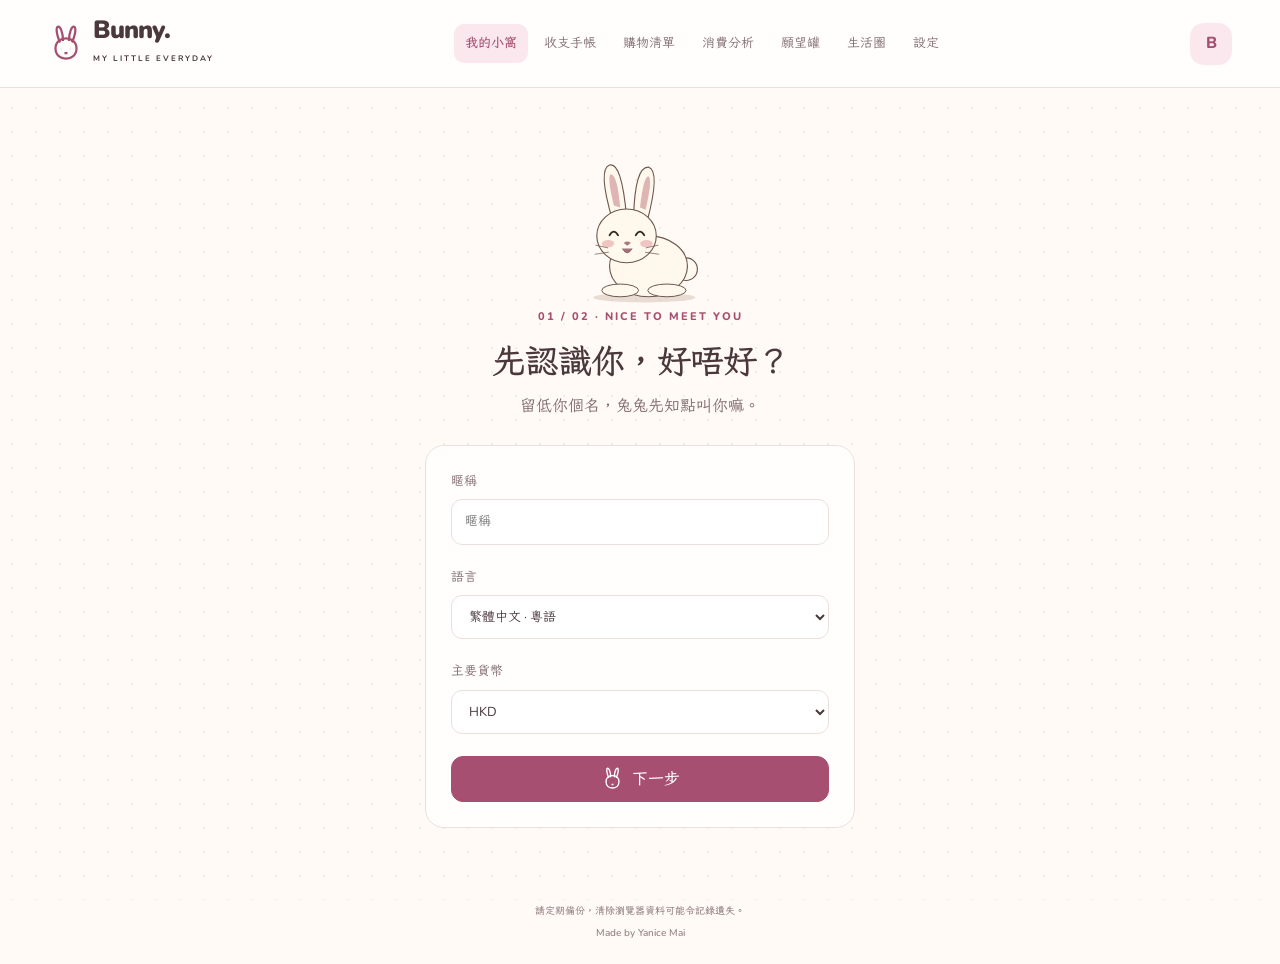
<file: index.html>
<!doctype html>
<html lang="zh-Hant">
<head>
  <meta charset="UTF-8">
  <meta name="viewport" content="width=device-width,initial-scale=1">
  <meta name="theme-color" content="#fffaf5">
  <title>Bunny accounting</title>
  <link rel="stylesheet" href="style.css">
</head>
<body data-page="home">
  <div id="app">正在翻開你的兔兔手帳……</div>
  <script src="app.js"></script>
  <script src="extras.js"></script>
</body>
</html>
</file>
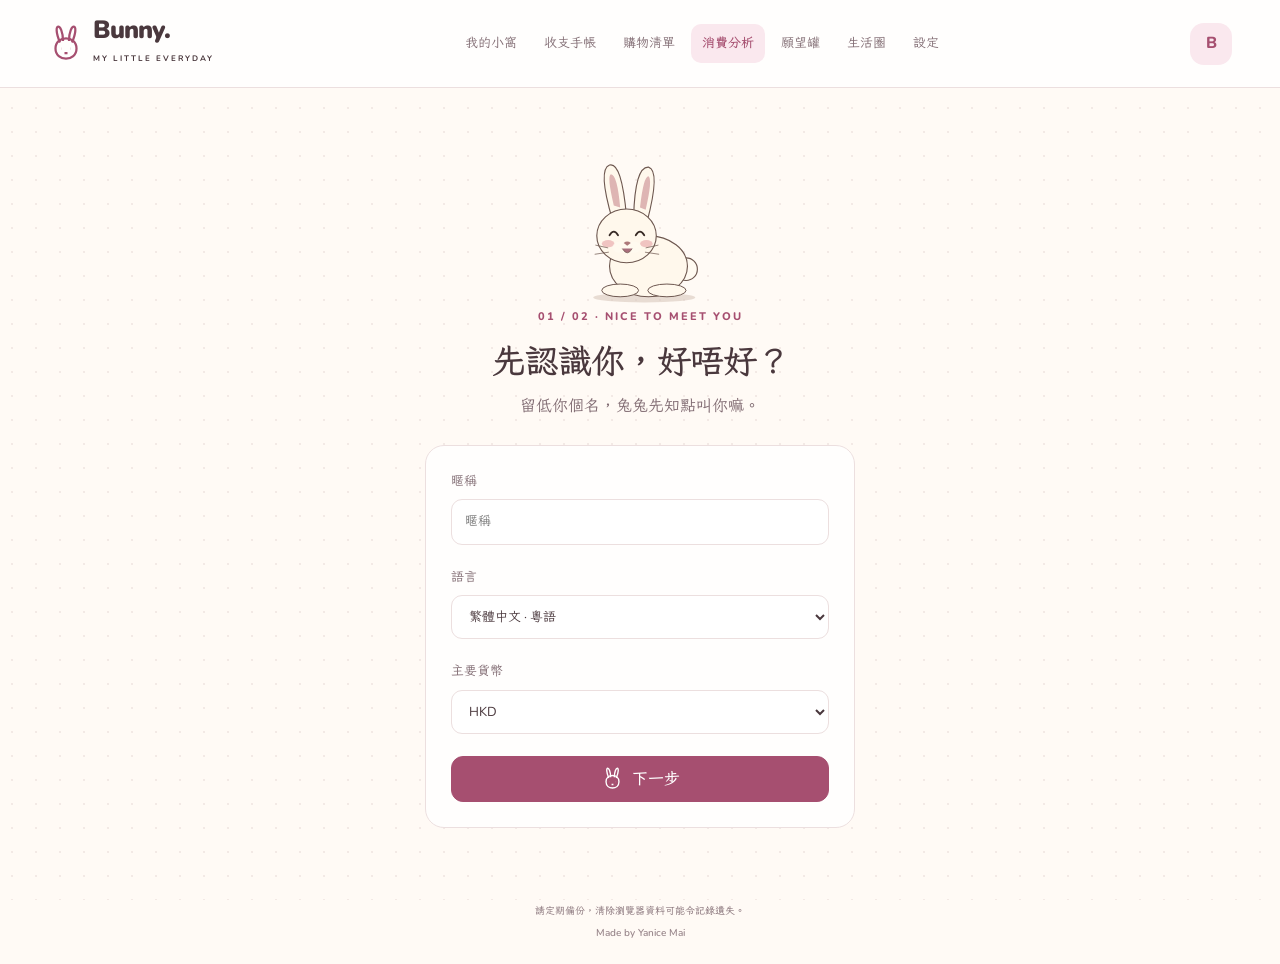
<file: analytics.html>
<!doctype html>
<html lang="zh-Hant">
<head>
  <meta charset="UTF-8">
  <meta name="viewport" content="width=device-width,initial-scale=1">
  <title>消費分析 · Bunny accounting</title>
  <link rel="stylesheet" href="style.css">
</head>
<body data-page="analytics">
  <div id="app"></div>
  <script src="app.js"></script>
  <script src="extras.js"></script>
</body>
</html>
</file>
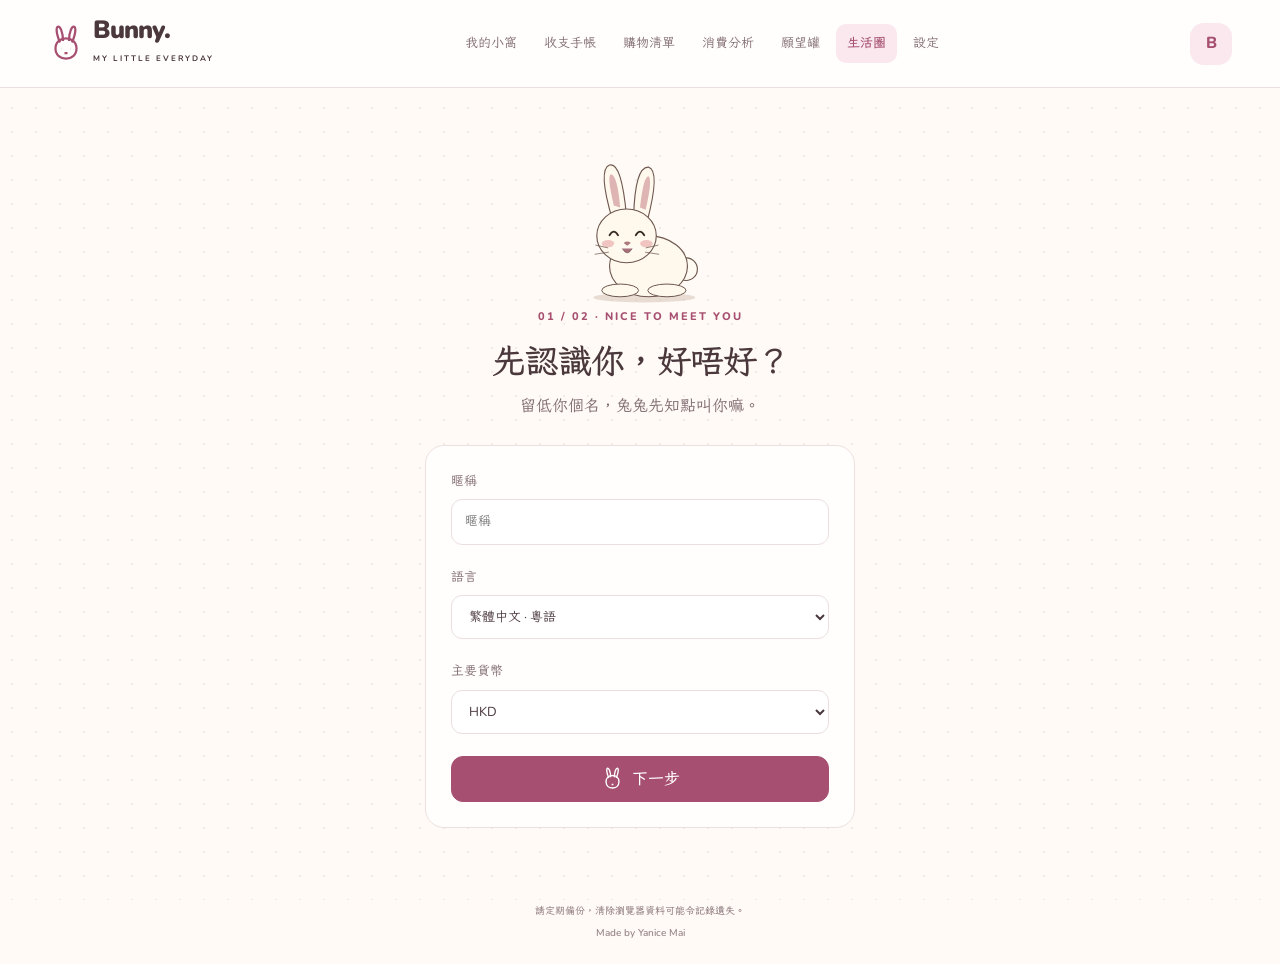
<file: feed.html>
<!doctype html>
<html lang="zh-Hant">
<head>
  <meta charset="UTF-8">
  <meta name="viewport" content="width=device-width,initial-scale=1">
  <title>生活圈 · Bunny accounting</title>
  <link rel="stylesheet" href="style.css">
</head>
<body data-page="feed">
  <div id="app"></div>
  <script src="app.js"></script>
  <script src="extras.js"></script>
</body>
</html>
</file>
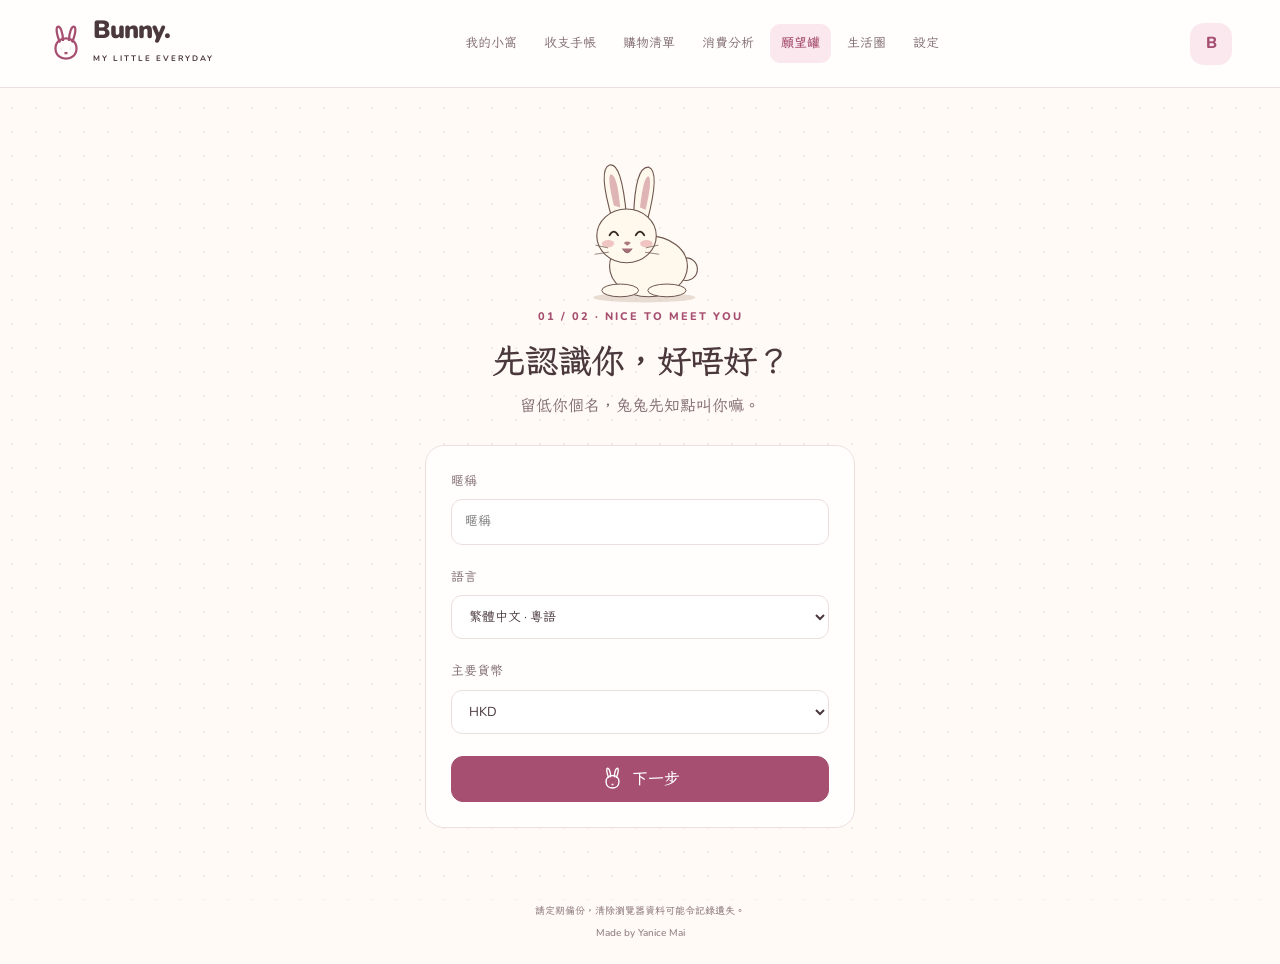
<file: goals.html>
<!doctype html>
<html lang="zh-Hant">
<head>
  <meta charset="UTF-8">
  <meta name="viewport" content="width=device-width,initial-scale=1">
  <title>願望存錢罐 · Bunny accounting</title>
  <link rel="stylesheet" href="style.css">
</head>
<body data-page="goals">
  <div id="app"></div>
  <script src="app.js"></script>
  <script src="extras.js"></script>
</body>
</html>
</file>
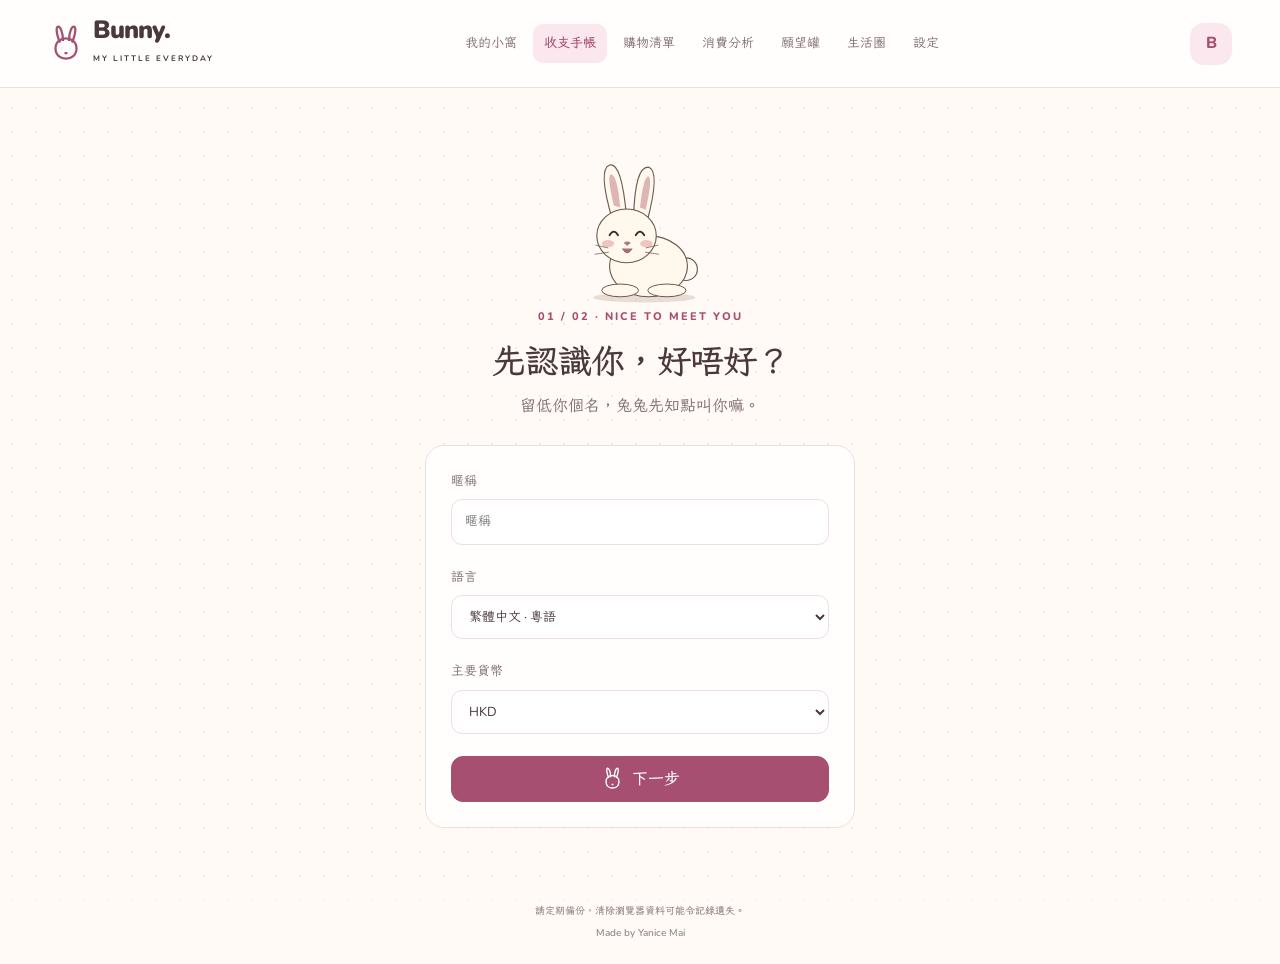
<file: ledger.html>
<!doctype html>
<html lang="zh-Hant">
<head>
  <meta charset="UTF-8">
  <meta name="viewport" content="width=device-width,initial-scale=1">
  <title>收支手帳 · Bunny accounting</title>
  <link rel="stylesheet" href="style.css">
</head>
<body data-page="ledger">
  <div id="app"></div>
  <script src="app.js"></script>
  <script src="extras.js"></script>
</body>
</html>
</file>
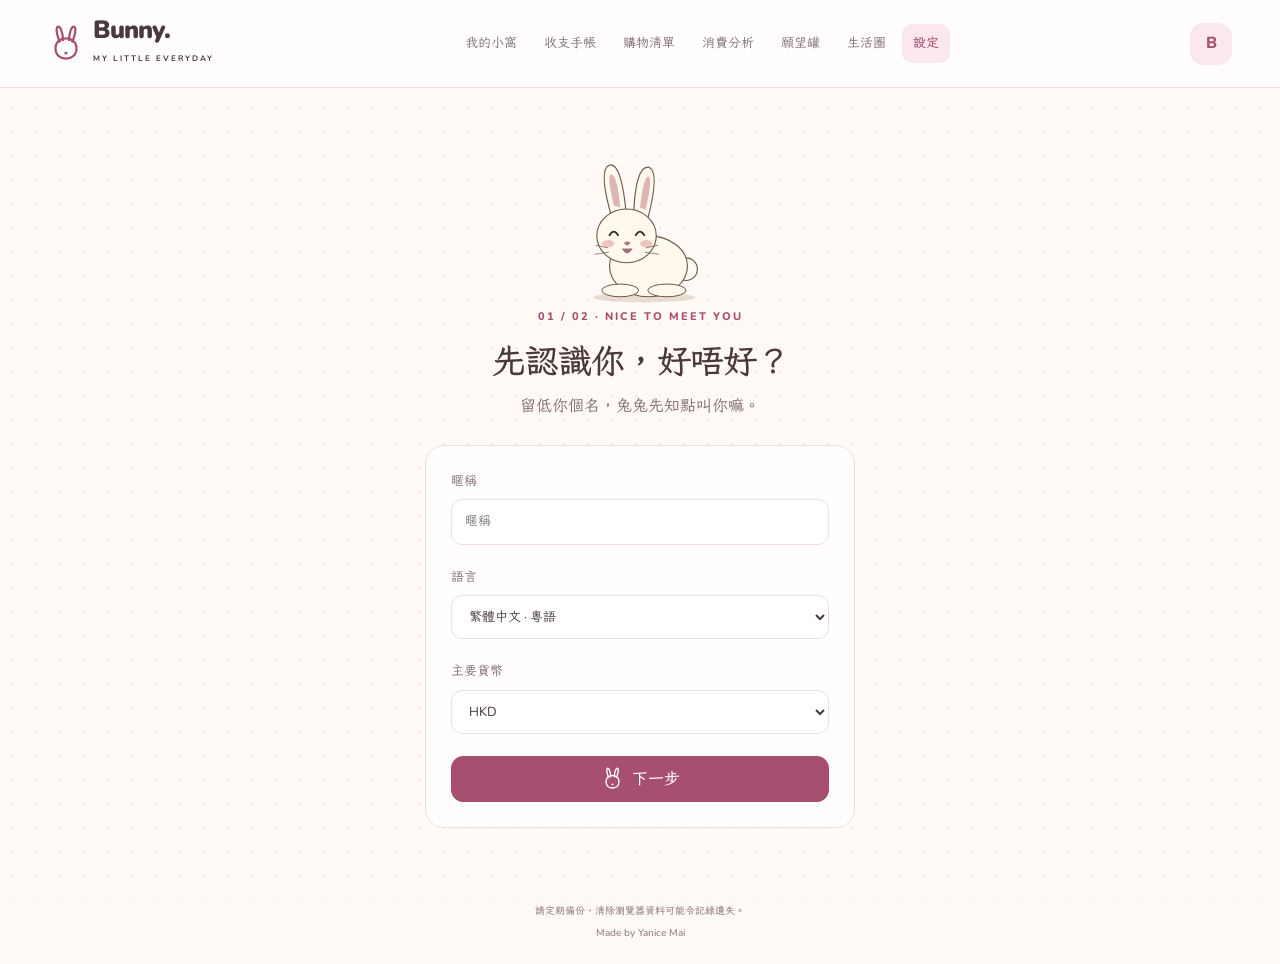
<file: settings.html>
<!doctype html>
<html lang="zh-Hant">
<head>
  <meta charset="UTF-8">
  <meta name="viewport" content="width=device-width,initial-scale=1">
  <title>我的設定 · Bunny accounting</title>
  <link rel="stylesheet" href="style.css">
</head>
<body data-page="settings">
  <div id="app"></div>
  <script src="app.js"></script>
  <script src="extras.js"></script>
</body>
</html>
</file>
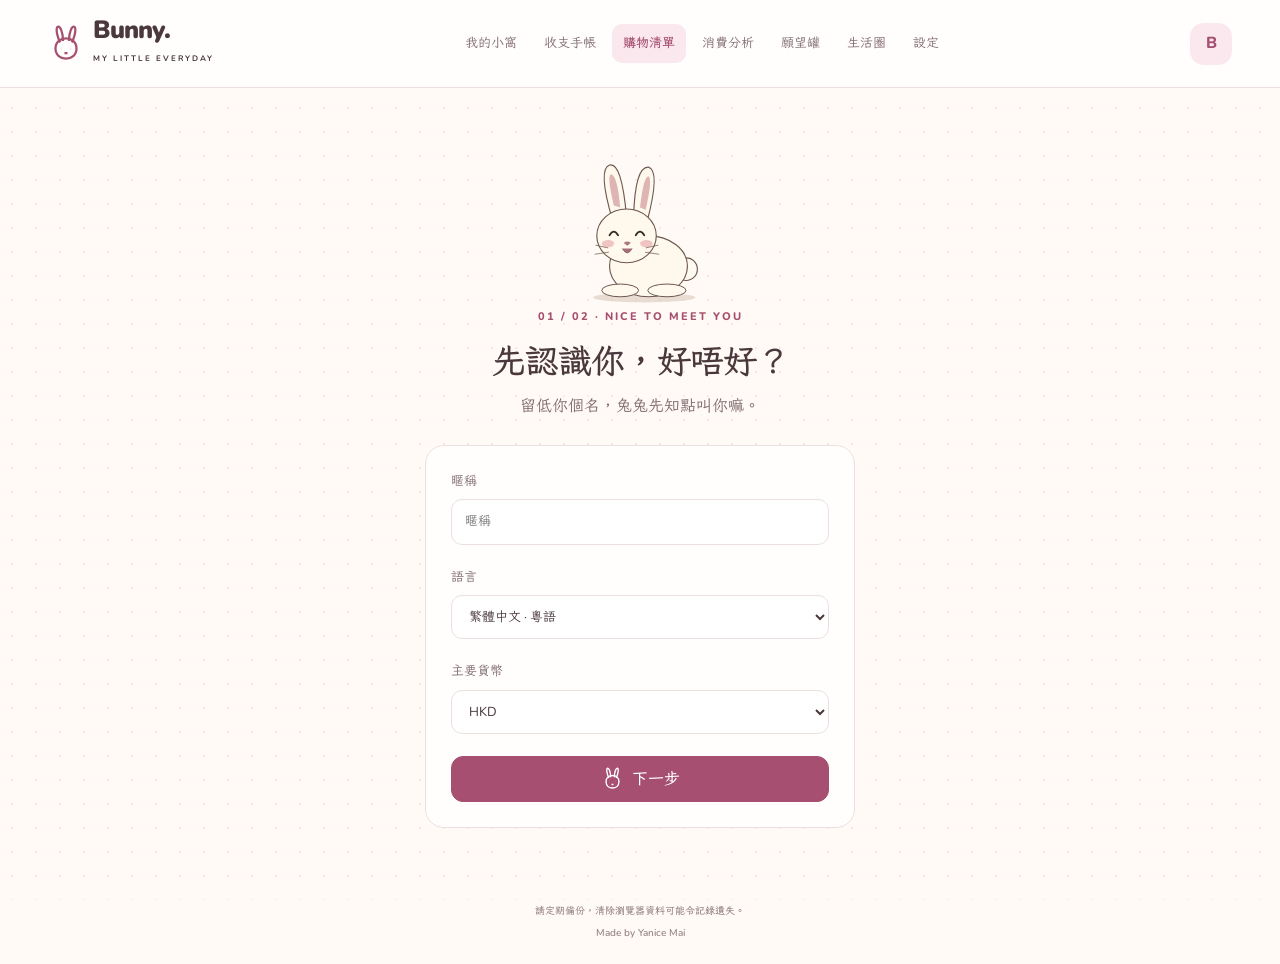
<file: shopping.html>
<!doctype html>
<html lang="zh-Hant">
<head>
  <meta charset="UTF-8">
  <meta name="viewport" content="width=device-width,initial-scale=1">
  <title>購物清單 · Bunny accounting</title>
  <link rel="stylesheet" href="style.css">
</head>
<body data-page="shopping">
  <div id="app"></div>
  <script src="app.js"></script>
  <script src="extras.js"></script>
</body>
</html>
</file>
<file: style.css>
@import url("https://fonts.googleapis.com/css2?family=LXGW+WenKai+TC:wght@400;700&family=Nunito:wght@400;600;700;800;900&display=swap");
:root{
  --bg:#fffaf5;
  --paper:#fffefd;
  --ink:#4a383d;
  --muted:#806b72;
  --line:#ecdfdf;
  --accent:#a64f70;
  --soft:#fae8ee;
  --green:#47765d;
  --font:"Nunito","LXGW WenKai TC","Microsoft JhengHei",sans-serif;
}
*{box-sizing:border-box}
body{
  margin:0;
  background:var(--bg);
  color:var(--ink);
  font:16px/1.65 var(--font);
}
body::before{
  content:"";
  position:fixed;
  inset:0;
  z-index:-1;
  pointer-events:none;
  background-image:radial-gradient(#bfa0a030 .8px,transparent .8px);
  background-size:24px 24px;
}
button,input,textarea,select{font:inherit}
button,a,input,select,textarea{-webkit-tap-highlight-color:transparent}
button,a{touch-action:manipulation}
button{
  min-height:43px;
  padding:9px 15px;
  border:1px solid var(--line);
  border-radius:12px;
  background:var(--paper);
  color:var(--ink);
  cursor:pointer;
}
button:hover{border-color:var(--accent);background:var(--soft)}
button:disabled{opacity:.45;cursor:not-allowed}
input,select,textarea{
  width:100%;
  min-width:0;
  border:1px solid var(--line);
  border-radius:11px;
  background:white;
  color:var(--ink);
  padding:11px 13px;
}
input[type=checkbox]{width:auto}
textarea{min-height:110px;resize:vertical}
:focus-visible{outline:3px solid var(--accent);outline-offset:3px}
a{color:var(--accent);text-underline-offset:4px}
h1,h2,h3,p{margin-top:0}
h1{font-size:34px;line-height:1.3;letter-spacing:-1px;margin-bottom:9px}
h2{font-size:21px;line-height:1.4;margin-bottom:15px}
h3{font-size:16px;margin-bottom:10px}
p{margin-bottom:12px}
svg{vertical-align:middle}
.primary{
  background:var(--accent);
  color:white;
  border-color:var(--accent);
  display:inline-flex;
  gap:8px;
  align-items:center;
  justify-content:center;
  font-weight:700;
}
.primary:hover{background:var(--accent);filter:brightness(.94)}
.primary svg{width:23px;height:24px}
.quiet{border-color:transparent;background:transparent;color:var(--muted)}
.small{font-size:13px}
.tiny{font-size:11px}
.muted{color:var(--muted)}
.income{color:var(--green)}
.expense{color:var(--accent)}
.money{font-family:"Nunito",sans-serif;font-variant-numeric:tabular-nums}
.row{display:flex;align-items:center;gap:12px;flex-wrap:wrap}
.between{justify-content:space-between}
.stack{display:grid;gap:22px}
.two{display:grid;grid-template-columns:1fr 1fr;gap:17px}
.layout{display:grid;grid-template-columns:minmax(0,1.7fr) minmax(270px,1fr);gap:25px}
.field{display:grid;gap:7px;font-size:13px;color:var(--muted)}
.tag{
  display:inline-block;
  background:var(--soft);
  color:var(--accent);
  padding:4px 9px;
  border-radius:7px;
  font-size:11px;
}
.site-header{
  background:var(--paper);
  border-bottom:1px solid var(--line);
}
.header-inner{
  max-width:1240px;
  margin:auto;
  display:flex;
  align-items:center;
  gap:30px;
  padding:18px 28px;
}
.brand{
  display:flex;
  align-items:center;
  gap:9px;
  text-decoration:none;
  color:var(--ink);
  flex-shrink:0;
}
.brand svg{width:36px;height:40px;color:var(--accent)}
.brand strong{
  display:block;
  font:900 25px/1 "Nunito",sans-serif;
  letter-spacing:-1px;
}
.brand small{font:700 8px "Nunito",sans-serif;letter-spacing:2px}
nav{
  display:flex;
  gap:5px;
  flex:1;
  align-items:center;
  justify-content:center;
}
nav a{
  padding:9px 11px;
  border-radius:10px;
  text-decoration:none;
  color:var(--muted);
  font-size:13px;
  white-space:nowrap;
}
nav a.active{background:var(--soft);color:var(--accent);font-weight:700}
nav a:hover{background:var(--soft)}
.nav-icon{display:none}
.avatar{
  width:42px;height:42px;
  border-radius:14px;
  object-fit:cover;
  background:var(--soft);
  display:grid;
  place-items:center;
  font-weight:800;
  flex-shrink:0;
}
main{max-width:1180px;margin:auto;padding:38px 28px 50px}
.pagehead{display:flex;justify-content:space-between;align-items:center;gap:20px;margin-bottom:27px}
.pagehead p{font-size:14px;color:var(--muted);margin:0}
.month-input{width:160px;font-size:13px;background:var(--paper)}
.paper{
  border:1px solid var(--line);
  border-radius:19px;
  padding:25px;
  background:var(--paper);
  min-width:0;
}
hr{border:0;border-top:1px dashed var(--line);margin:23px 0}
.hero{
  background:var(--soft);
  border:1px solid var(--line);
  border-radius:25px;
  padding:30px 37px;
  display:grid;
  grid-template-columns:minmax(0,1fr) 230px;
  align-items:center;
  gap:25px;
  margin-bottom:27px;
  position:relative;
  overflow:hidden;
}
.hero .rabbit{max-width:230px}
.hero h1{font-size:35px;margin:14px 0}
.hero p{max-width:560px;font-size:15px;line-height:1.9}
.hero .tag{background:#fffaf2b0}
.hero-actions{display:flex;gap:11px;align-items:center;flex-wrap:wrap;margin-top:21px}
.metrics{
  display:grid;
  grid-template-columns:repeat(4,minmax(0,1fr));
  margin:0 0 30px;
  border-block:1px solid var(--line);
  padding:23px 0;
}
.metric{padding:0 23px;border-right:1px dashed var(--line)}
.metric:first-child{padding-left:0}
.metric:last-child{border:0}
.metric label{font-size:12px;color:var(--muted)}
.metric strong{font:800 27px "Nunito",sans-serif;display:block;margin-top:8px;overflow-wrap:anywhere}
.shortcut{
  display:flex;align-items:center;gap:14px;
  padding:16px 0;border-bottom:1px dashed var(--line);
  text-decoration:none;color:var(--ink);
}
.shortcut:last-child{border:0}
.shortcut svg{width:42px;height:46px;color:var(--accent)}
.shortcut strong{display:block;font-size:15px}
.shortcut small{color:var(--muted);font-size:12px}
.rabbit{width:100%;max-width:220px;height:auto;display:block;margin:auto}
.companion{
  display:flex;align-items:center;gap:14px;
  background:var(--soft);border-radius:15px;padding:11px 16px;
}
.companion .rabbit{width:94px;flex-shrink:0;margin:0}
.companion strong{font-size:12px;color:var(--accent)}
.companion p{font-size:13px;line-height:1.85;margin:5px 0 0}
.empty{text-align:center;padding:30px 12px;color:var(--muted)}
.empty svg{width:56px;height:62px;display:block;margin:0 auto 14px}
.empty strong{display:block;color:var(--ink);font-size:16px}
.empty p{font-size:13px;margin:8px 0 0}
.filters{display:flex;gap:10px;flex-wrap:wrap;margin-bottom:20px}
.filters input{flex:2;min-width:140px}
.filters select{flex:1;min-width:115px}
.table-wrap{overflow:auto}
table{width:100%;border-collapse:collapse;font-size:13px}
th,td{text-align:left;padding:15px 9px;border-bottom:1px solid var(--line);vertical-align:middle}
th{font-size:11px;font-weight:400;color:var(--muted)}
th:first-child,td:first-child{padding-left:0}
th:last-child,td:last-child{text-align:right;padding-right:0}
tbody tr:last-child td{border:0}
td button{font-size:12px;min-height:35px;padding:5px 8px}
td .money{white-space:nowrap}
.record-note{max-width:240px;overflow-wrap:anywhere}
.thumbs{display:flex;gap:6px;flex-wrap:wrap;margin-top:8px}
.photo{
  padding:0;border:0;min-height:0;
  border-radius:10px;overflow:hidden;
  aspect-ratio:1;background:var(--soft);
}
.photo img{display:block;width:100%;height:100%;object-fit:cover}
.photo:hover{outline:2px solid var(--accent);outline-offset:2px}
.thumbs .photo{width:51px;border-radius:7px}
.chart{height:170px;display:flex;align-items:flex-end;gap:5px;padding-top:15px;border-bottom:1px solid var(--line)}
.chart i{display:block;flex:1;min-width:0;background:var(--accent);opacity:.65;border-radius:5px 5px 0 0}
.chart-labels{display:flex;justify-content:space-between;font-size:11px;color:var(--muted);margin-top:8px}
.progress{height:7px;background:#efe5e5;overflow:hidden;border-radius:9px;margin:12px 0}
.progress i{display:block;height:100%;background:var(--accent);border-radius:9px}
.category{padding:14px 0;border-bottom:1px dashed var(--line)}
.category:last-child{border:0}
.heat{display:grid;grid-template-columns:repeat(7,1fr);gap:7px}
.heat button{font-size:12px;padding:9px 2px}
.heat small{display:block;font-size:9px}
.product{display:flex;align-items:center;gap:13px;padding:16px 0;border-bottom:1px dashed var(--line)}
.product:last-child{border:0}
.product svg{width:73px;height:73px;flex-shrink:0}
.product .detail{flex:1;min-width:0}
.product input{width:65px}
.total-price{font:900 34px "Nunito",sans-serif;margin:15px 0 23px}
.jar{width:57px;height:65px;flex-shrink:0}
.notice{background:var(--soft);padding:13px 16px;border-radius:11px;font-size:12px;line-height:1.8}
/* 朋友圈：封面、個人區、連續時間線 */
.feed-shell{max-width:820px;margin:auto}
.feed-cover{
  height:240px;
  background:var(--soft);
  border:1px solid var(--line);
  border-radius:24px 24px 0 0;
  position:relative;
  overflow:hidden;
}
.feed-cover .rabbit{position:absolute;width:210px;right:40px;bottom:8px}
.cover-text{position:absolute;left:35px;top:40px;max-width:55%}
.cover-text strong{display:block;font-size:30px;line-height:1.4}
.cover-text small{display:block;margin-top:13px;font-size:12px;color:var(--accent)}
.cover-ear{
  position:absolute;width:35px;height:120px;
  border:2px solid currentColor;border-radius:50%;
  opacity:.12;color:var(--accent);transform:rotate(-24deg);
  right:230px;top:-24px;
}
.cover-ear.second{right:180px;transform:rotate(5deg)}
.feed-profile{
  background:var(--paper);
  border-inline:1px solid var(--line);
  padding:0 30px 24px;
  display:flex;justify-content:space-between;align-items:flex-end;gap:20px;
}
.feed-profile .avatar{width:80px;height:80px;border:5px solid var(--paper);border-radius:22px;margin-top:-30px;position:relative;font-size:26px}
.feed-profile h2{margin:8px 0 3px}
.feed-profile p{font-size:13px;color:var(--muted);margin:0}
.feed-tabs{
  display:flex;gap:8px;
  background:var(--paper);
  border-inline:1px solid var(--line);
  padding:0 30px 20px;
}
.feed-tabs .selected{background:var(--accent);color:white;border-color:var(--accent)}
.timeline{background:var(--paper);border:1px solid var(--line);border-top:0;border-radius:0 0 24px 24px;padding:0 30px}
.post{display:grid;grid-template-columns:43px minmax(0,1fr);gap:14px;padding:26px 0;border-top:1px solid var(--line)}
.post-name{font-size:14px;font-weight:800;color:var(--accent)}
.post p{white-space:pre-wrap;overflow-wrap:anywhere;font-size:14px;margin:8px 0 12px}
.post-amount{font:800 25px "Nunito",sans-serif;margin:9px 0}
.post-photos{display:grid;grid-template-columns:repeat(3,minmax(0,1fr));gap:7px;max-width:490px}
.post-photos.one{grid-template-columns:minmax(0,340px)}
.post-photos.one .photo{aspect-ratio:auto;max-height:440px}
.post-photos.one img{height:auto;max-height:440px;object-fit:contain;background:var(--soft)}
.post-foot{display:flex;justify-content:space-between;align-items:center;gap:10px;flex-wrap:wrap;margin-top:12px}
.post-foot button{font-size:11px;padding:4px 8px;min-height:31px}
.post-bunny{font-size:11px;background:var(--soft);border-radius:7px;padding:7px 10px;margin-top:12px}
.milestone{background:var(--soft);padding:20px;border-radius:12px;margin:12px 0}
.milestone strong{display:block;font-size:22px}
.entry-layout{display:grid;grid-template-columns:minmax(0,1fr) 225px;gap:24px}
.entry-pet{border-left:1px dashed var(--line);padding-left:22px}
.entry-pet .stage{background:var(--soft);border-radius:15px}
.entry-pet p{font-size:13px;line-height:1.9}
.pet-grid{display:grid;grid-template-columns:repeat(4,1fr);gap:9px}
.pet-choice{padding:8px 4px}
.pet-choice .rabbit{height:125px}
.pet-choice strong{font-size:12px}
.pet-choice.selected{border:2px solid var(--accent);background:var(--soft);padding:7px 3px}
.swatches{display:flex;gap:13px;margin:16px 0 24px;flex-wrap:wrap}
.swatch{width:32px;min-height:32px;padding:0;border-radius:50%}
.swatch.selected{outline:2px solid var(--accent);outline-offset:3px}
.onboarding{max-width:670px;margin:3vh auto 0;text-align:center}
.onboarding .rabbit{width:170px}
.onboarding h1{font-size:34px}
.onboarding .field{text-align:left}
.step-label{font:800 11px "Nunito",sans-serif;letter-spacing:2px;color:var(--accent);margin-bottom:16px}
dialog{width:min(620px,calc(100% - 24px));max-height:92dvh;overflow:auto;padding:27px;background:var(--paper);color:var(--ink);border:1px solid var(--line);border-radius:20px}
dialog.wide{width:min(850px,calc(100% - 24px))}
dialog::backdrop{background:#45333d88}
.dialog-head{display:flex;justify-content:space-between;align-items:center;gap:15px;margin-bottom:22px}
.dialog-head h2{margin:0}
.dialog-head button{border:0;font-size:25px;padding:2px 10px}
.actions{display:flex;justify-content:flex-end;align-items:center;gap:10px;flex-wrap:wrap;margin-top:23px}
#viewer{background:#30252c;color:white;border:0;width:min(1060px,calc(100% - 20px))}
#viewer img{display:block;width:100%;height:70dvh;object-fit:contain}
#toast{position:fixed;left:50%;bottom:26px;transform:translateX(-50%);z-index:100;background:var(--ink);color:white;padding:12px 20px;border-radius:12px;max-width:90vw;font-size:13px}
#toast:empty{display:none}
footer{max-width:1180px;margin:0 auto;padding:0 28px 24px;text-align:center;color:var(--muted);font-size:10px}
.footer-credit{font:600 10px "Nunito",sans-serif;opacity:.8;margin-top:7px}
@media(max-width:1050px){
 .header-inner{gap:15px;padding-inline:20px}
 nav{gap:0}nav a{font-size:12px;padding:9px}
 .layout{grid-template-columns:1fr}
 .metric strong{font-size:23px}
}
@media(max-width:760px){
 .header-inner{padding:15px 18px;justify-content:space-between}
 .brand strong{font-size:23px}
 nav{
   position:fixed;left:0;right:0;bottom:0;z-index:10;
   background:var(--paper);border-top:1px solid var(--line);
   justify-content:flex-start;overflow:auto;padding:7px 8px calc(7px + env(safe-area-inset-bottom));
 }
 nav a{min-width:65px;flex:1;flex-shrink:0;text-align:center;font-size:10px;padding:6px}
 .nav-icon{display:block;width:21px;height:21px;margin:0 auto 3px}
 main{padding:25px 16px 35px}
 footer{padding-bottom:100px}
 h1{font-size:28px}.pagehead{align-items:flex-start}
 .pagehead p{font-size:12px}.pagehead .primary{font-size:12px;padding:9px 11px}
 .hero{grid-template-columns:minmax(0,1fr) 100px;padding:24px 21px;gap:5px}
 .hero h1{font-size:27px}.hero p{font-size:13px}
 .hero .rabbit{width:115px;max-width:none}
 .hero-actions{gap:8px}.hero-actions button,.hero-actions a{font-size:12px}
 .metrics{grid-template-columns:1fr 1fr;gap:22px}
 .metric{padding:0 14px}.metric:nth-child(odd){padding-left:0}.metric:nth-child(even){border:0}
 .metric strong{font-size:23px}.paper{padding:20px}
 .two{grid-template-columns:1fr}
 .table-wrap table{min-width:570px}
 .entry-layout{display:flex;flex-direction:column-reverse;gap:18px}
 .entry-pet{border:0;padding:0;display:flex;align-items:center;gap:13px}
 .entry-pet .stage{width:95px;flex-shrink:0}.entry-pet p{margin:0}
 .pet-grid{grid-template-columns:1fr 1fr}.pet-choice .rabbit{height:115px}
 dialog{padding:20px}
 .feed-cover{height:200px}.feed-cover .rabbit{width:160px;right:10px}
 .cover-text{left:23px;top:30px}.cover-text strong{font-size:25px}
 .feed-profile{padding-inline:20px;gap:10px}.feed-profile .primary{font-size:12px;padding:8px 10px}
 .feed-tabs{padding-inline:20px}.timeline{padding-inline:18px}
 .post{grid-template-columns:34px minmax(0,1fr);gap:10px}.post>.avatar{width:34px;height:34px;border-radius:11px}
 .post-amount{font-size:23px}
 .product{gap:9px}.product svg{width:57px;height:57px}
 .product input{width:55px;padding:8px}.product .money{font-size:12px}
 #toast{bottom:95px}
}
@media(prefers-reduced-motion:reduce){*{scroll-behavior:auto!important}}
</file>
